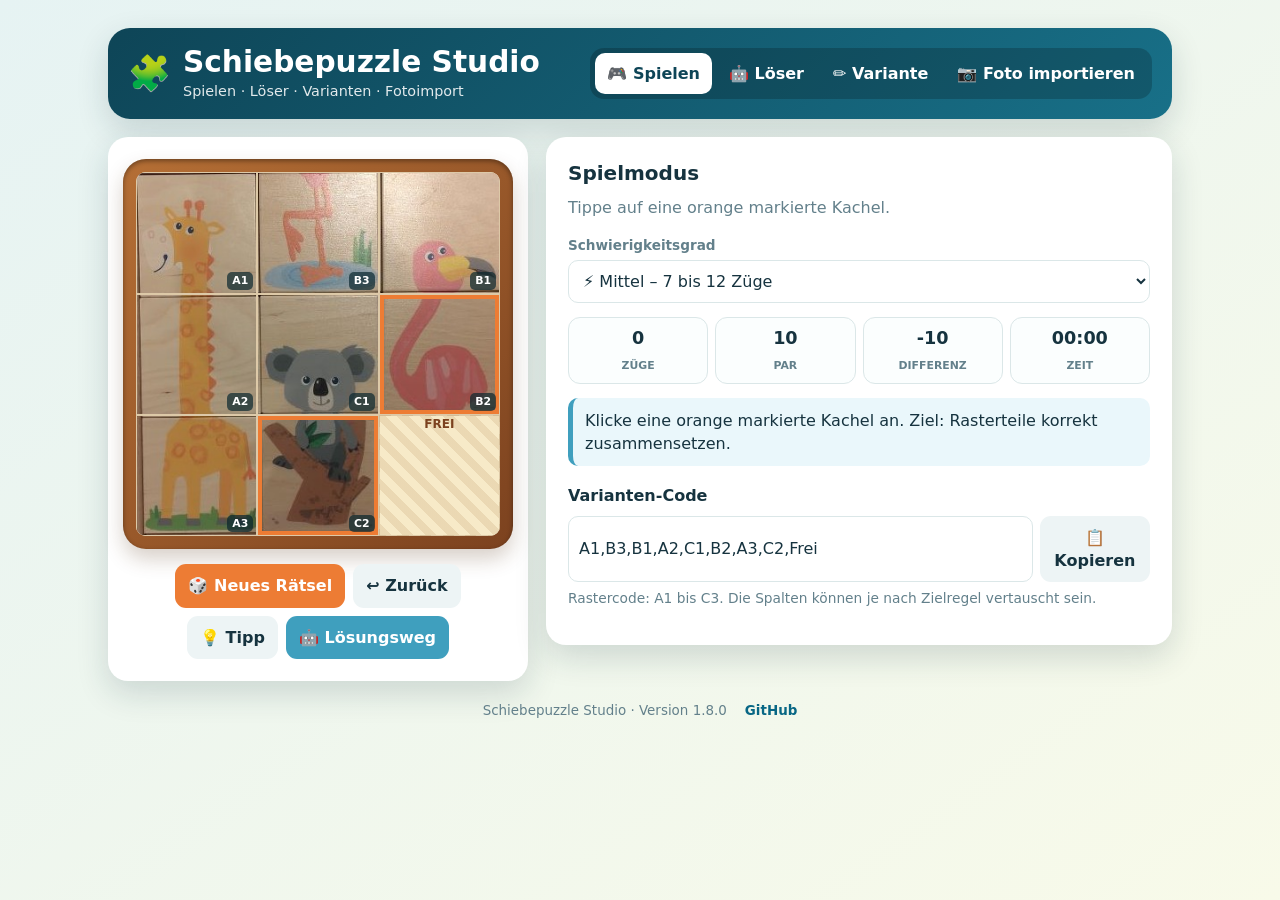
<file: index.html>
<!DOCTYPE html>
<html lang="de">
<head>
  <meta charset="UTF-8">
  <meta name="viewport" content="width=device-width, initial-scale=1, viewport-fit=cover">
  <meta name="theme-color" content="#155a6b">
  <link rel="manifest" href="manifest.webmanifest">
  <link rel="icon" href="data:image/svg+xml,%3Csvg xmlns='http://www.w3.org/2000/svg' viewBox='0 0 64 64'%3E%3Ctext y='52' font-size='52'%3E%F0%9F%A7%A9%3C/text%3E%3C/svg%3E">
  <link rel="stylesheet" href="styles.css">
  <title>Schiebepuzzle Studio</title>
</head>
<body>
  <div class="app-shell">
    <header class="app-header">
      <div class="brand"><span class="brand-icon">🧩</span><div><h1>Schiebepuzzle Studio</h1><p>Spielen · Löser · Varianten · Fotoimport</p></div></div>
      <nav class="tabbar"><button class="tab active" data-page="play">🎮 Spielen</button><button class="tab" data-page="solver">🤖 Löser</button><button class="tab" data-page="editor">✏️ Variante</button><button class="tab" data-page="import">📷 Foto importieren</button></nav>
    </header>
    <main>
      <section class="page active" id="play"><div class="page-grid"><section class="card board-card"><div class="wood-frame"><div class="puzzle-board" id="game"></div></div><div class="button-row"><button id="random" class="button accent">🎲 Neues Rätsel</button><button id="undo" class="button secondary">↩ Zurück</button><button id="hint" class="button secondary">💡 Tipp</button><button id="toSolver" class="button primary">🤖 Lösungsweg</button></div></section><section class="card panel-card"><h2>Spielmodus</h2><p class="intro">Tippe auf eine orange markierte Kachel.</p><label class="field-label" for="level">Schwierigkeitsgrad</label><select id="level" class="select"><option value="3,6">🌱 Leicht – 3 bis 6 Züge</option><option value="7,12" selected>⚡ Mittel – 7 bis 12 Züge</option><option value="13,24">🔥 Schwer – 13 bis 24 Züge</option></select><div class="metrics"><div class="metric"><b id="moves">0</b><span>Züge</span></div><div class="metric"><b id="par">0</b><span>Par</span></div><div class="metric"><b id="delta">0</b><span>Differenz</span></div><div class="metric"><b id="time">00:00</b><span>Zeit</span></div></div><div id="notice" class="notice info" role="status" aria-live="polite"></div><h3>Varianten-Code</h3><div class="input-row"><input id="code" readonly><button id="copy" class="button secondary">📋 Kopieren</button></div><p class="small">Rastercode: A1 bis C3. Die Spalten können je nach Zielregel vertauscht sein.</p></section></div></section>
      <section class="page" id="solver"><div class="page-grid"><section class="card board-card"><div class="wood-frame"><div class="puzzle-board" id="solveBoard"></div></div><div class="button-row"><button id="first" class="button secondary">⏮ Start</button><button id="back" class="button secondary">◀ Zurück</button><button id="next" class="button primary">Weiter ▶</button></div></section><section class="card panel-card"><h2>Automatischer Löser</h2><div id="solveStatus" class="notice info">Bereit zur Analyse.</div><ol id="steps" class="steps"></ol><button id="solve" class="button accent full">Optimale Lösung berechnen</button></section></div></section>
      <section class="page" id="editor"><div class="page-grid"><section class="card board-card"><div class="wood-frame"><div class="puzzle-board" id="edit"></div></div><div class="button-row"><button id="photoStart" class="button secondary">📷 Foto-Start</button><button id="clear" class="button danger">🧹 Leeren</button><button id="playEdited" class="button primary">🎮 Spielen</button></div></section><section class="card panel-card"><h2>Eigene Variante</h2><p class="intro">Ein Feldcode auswählen und dann ein Feld antippen.</p><div id="palette" class="palette"></div><div id="valid" class="notice warn"></div><h3>Code laden</h3><div class="input-row"><input id="codeLoad" placeholder="A1,C3,B1,A2,C1,B2,A3,C2,Frei"><button id="load" class="button primary">Laden</button></div><h3>Varianten speichern</h3><div class="input-row"><input id="saveName" placeholder="Name der Variante"><button id="save" class="button secondary">Speichern</button></div><div class="input-row"><select id="saved" class="select"></select><button id="loadSaved" class="button secondary">Öffnen</button><button id="delete" class="button danger">Löschen</button></div></section></div></section>
      <section class="page" id="import"><section class="card import-card"><h2>📷 Foto importieren</h2><p class="intro">Die Verarbeitung passiert lokal. Lege das gelbe 3×3-Raster exakt über den Puzzlebereich.</p><div class="button-row"><label class="button primary file-button">🖼 Bild auswählen<input id="imageInput" type="file" accept="image/*" hidden></label><label class="button accent file-button">📸 Kamera<input id="cameraInput" type="file" accept="image/*" capture="environment" hidden></label><button id="useDefault" class="button secondary">🦒 Standardbilder verwenden</button><button id="resetCrop" class="button secondary">↺ Raster</button></div><div class="import-options"><label class="field-label" for="goalRule">Zielregel</label><select id="goalRule" class="select"><option value="flexible">Spaltenreihenfolge beliebig – mehrere Objekte</option><option value="strict">Spaltenreihenfolge fest – ein großes Objekt</option></select><p class="small">Bei „beliebig“ dürfen Objektspalten vertauscht sein. Bei „fest“ muss das Bild in exakt der A1–C3-Reihenfolge gelöst werden.</p></div><div id="cropWorkspace" class="crop-workspace hidden"><div id="cropHelp" class="notice info">Mitte ziehen zum Verschieben. Eckgriffe zum Skalieren.</div><div id="cropStage" class="crop-stage"><img id="sourceImage" alt="Importiertes Foto"><div id="cropOverlay" class="crop-overlay"><div class="crop-grid"><i></i><i></i><i></i><i></i><i></i><i></i><i></i><i></i><i></i></div><span class="handle nw" data-handle="nw"></span><span class="handle ne" data-handle="ne"></span><span class="handle sw" data-handle="sw"></span><span class="handle se" data-handle="se"></span></div></div><p id="cropDetails" class="small"></p><div class="button-row"><button id="cutTiles" class="button accent">✂️ 9 Teile ausschneiden</button></div></div><div id="importResults" class="import-results hidden"><h3>Kacheln zuordnen</h3><p class="small">Wähle eine Rolle. Bereits vergebene Rollen werden automatisch getauscht.</p><div class="import-mode"><button id="roleMode" class="button primary active-mode">🏷 Rollen wählen</button><button id="sortMode" class="button secondary">↕️ Gelöst sortieren</button></div><div id="roleHelp" class="notice info">Wähle für jede Kachel die passende Rasterrolle A1–C3 oder Frei.</div><div id="sortHelp" class="notice info hidden">Sortiere die Kacheln direkt in die gelöste 3×3-Reihenfolge.</div><div id="cutPreview" class="cut-preview"></div><div id="sortBoard" class="sort-board hidden"></div><div class="button-row"><button id="applyImported" class="button green" disabled>✓ Als Puzzle übernehmen</button><button id="playImported" class="button primary" disabled>🎮 Als Spiel starten</button></div><div id="importStatus" class="notice warn"></div></div></section></section>
    </main><footer class="site-footer"><span>Schiebepuzzle Studio · Version 1.8.0</span><a href="https://github.com/basecore/tier-schiebepuzzle-studio">GitHub</a></footer>
  </div><div id="successModal" class="modal hidden"><div class="modal-content"><div class="modal-icon">🎉</div><h2>Geschafft!</h2><p class="modal-stats"><span id="modalMoves">0</span> Züge<br><span id="modalPar">0</span> Par<br><span id="modalTime">00:00</span> Zeit</p><div class="button-row"><button id="modalNew" class="button accent">🎲 Neues Rätsel</button><button id="modalClose" class="button secondary">Schließen</button></div></div></div>
  <script src="puzzle-engine.js"></script><script src="storage.js"></script><script src="image-import.js"></script><script src="app.js"></script>
</body></html>
</file>
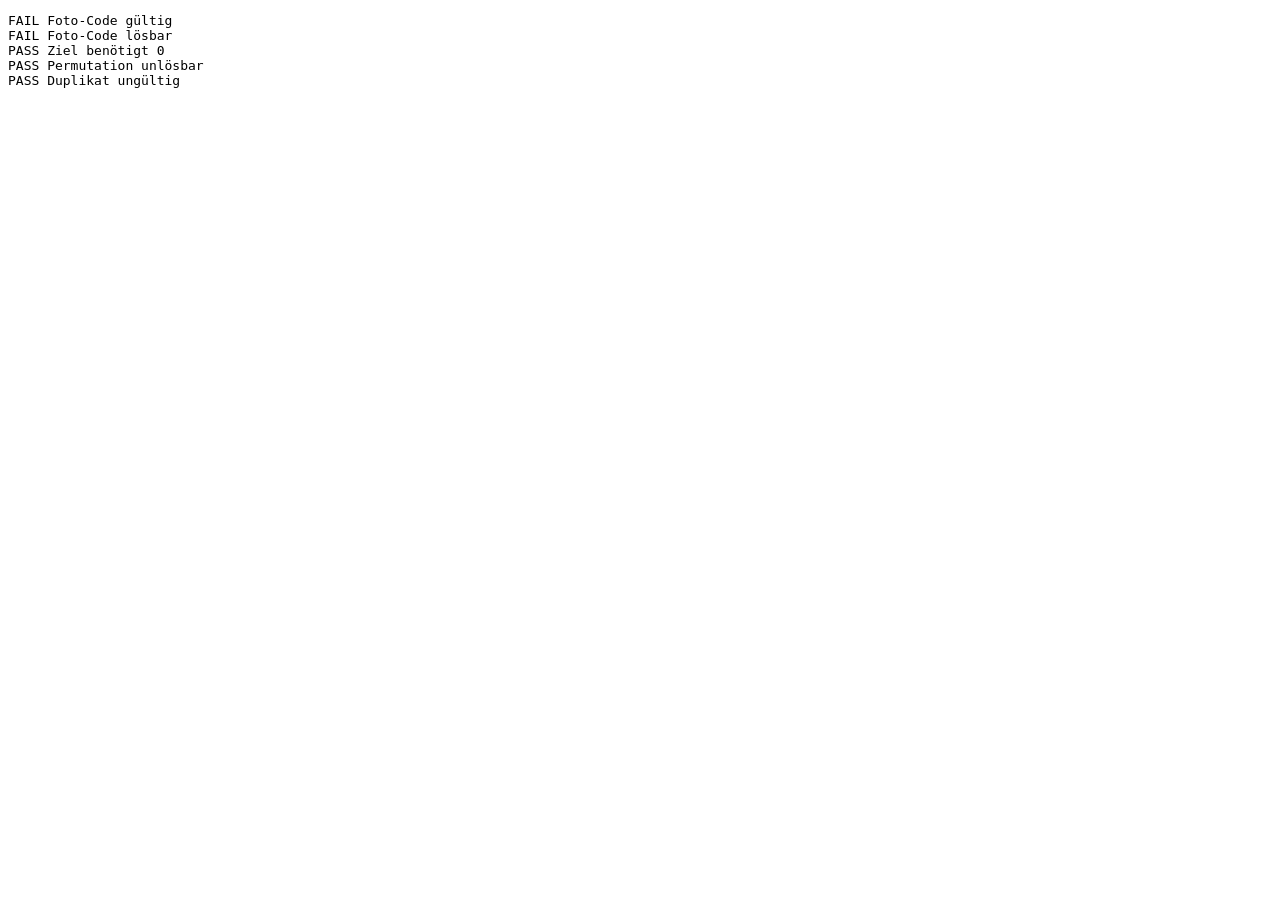
<file: tests/test.html>
<!doctype html><meta charset="utf-8"><pre id="o"></pre><script src="../puzzle-engine.js"></script><script>let o=[];let ok=(v,n)=>o.push((v?'PASS ':'FAIL ')+n),s=['G1','F3','F1','G2','K1','F2','G3','K2','.'];ok(Engine.valid(s),'Foto-Code gültig');ok(Engine.possible(s),'Foto-Code lösbar');ok(Engine.solve(Engine.goal).path.length===0,'Ziel benötigt 0');let u=s.slice();[u[0],u[1]]=[u[1],u[0]];ok(!Engine.possible(u),'Permutation unlösbar');ok(!Engine.valid(['G1','G1','F1','G2','K1','F2','G3','K2','.']),'Duplikat ungültig');document.querySelector('#o').textContent=o.join('\n')</script>
</file>
<file: styles.css>
:root{--ink:#16333f;--deep:#0e4557;--sky:#3f9fbe;--orange:#ed7c34;--green:#279867;--red:#c74343;--cream:#f9f0d7;--wood:#b56f35;--wood-dark:#7c421f;--line:#dbe7e8;--muted:#63808b;--shadow:0 12px 32px rgba(20,51,63,.16)}*{box-sizing:border-box}body{margin:0;min-height:100vh;color:var(--ink);background:linear-gradient(145deg,#e6f3f3,#f8fae9);font:16px/1.45 system-ui,-apple-system,BlinkMacSystemFont,"Segoe UI",Roboto,sans-serif;-webkit-text-size-adjust:100%}button,input,select{font:inherit}button{cursor:pointer}.app-shell{width:min(1120px,100%);margin:0 auto;padding:clamp(10px,3vw,28px)}.app-header{display:flex;align-items:center;justify-content:space-between;gap:16px;flex-wrap:wrap;padding:18px 20px;border-radius:22px;color:#fff;background:linear-gradient(135deg,var(--deep),#187088);box-shadow:var(--shadow)}.brand{display:flex;align-items:center;gap:12px}.brand-icon{font-size:2.15rem}h1,h2,h3,p{margin-top:0}h1{margin-bottom:2px;font-size:clamp(1.3rem,3vw,1.85rem);line-height:1.1}h2{margin-bottom:8px;font-size:1.25rem}h3{margin:18px 0 8px;font-size:1rem}.brand p{margin:0;font-size:.9rem;opacity:.88}.tabbar{display:flex;gap:5px;padding:5px;border-radius:14px;background:#0003;overflow-x:auto;max-width:100%}.tab{white-space:nowrap;padding:9px 12px;color:#fff;border:0;border-radius:10px;background:transparent;font-weight:800}.tab.active{color:var(--deep);background:#fff}.page{display:none;margin-top:18px}.page.active{display:block}.page-grid{display:grid;grid-template-columns:minmax(290px,420px) minmax(0,1fr);gap:18px;align-items:start}.card{padding:clamp(14px,2.4vw,22px);border-radius:20px;background:#fff;box-shadow:var(--shadow)}.board-card{display:flex;flex-direction:column;align-items:center;gap:15px}.wood-frame{width:min(92vw,390px);aspect-ratio:1;padding:13px;border-radius:23px;background:linear-gradient(135deg,var(--wood),var(--wood-dark));box-shadow:inset 0 2px 5px #0006,0 10px 20px #5534143b}.puzzle-board{width:100%;height:100%;display:grid;grid-template:repeat(3,1fr)/repeat(3,1fr);overflow:hidden;border-radius:10px;background:var(--cream);box-shadow:inset 0 2px 7px #4c2a1140}.tile{position:relative;display:grid;place-items:stretch;overflow:hidden;padding:0;border:1px solid #6e411c30;background:#f6e9c9;min-width:0;min-height:0}.tile img{display:block;width:100%;height:100%;object-fit:cover;pointer-events:none}.tile .tile-code{position:absolute;right:3px;bottom:3px;z-index:2;padding:1px 5px;border-radius:5px;color:#fff;background:#08252db0;font-size:.68rem;font-weight:800}.tile.empty{color:var(--wood-dark);background:repeating-linear-gradient(45deg,#995f2821 0 8px,transparent 8px 16px),#f7eac8;font-size:.75rem;font-weight:800}.tile.movable{outline:4px solid var(--orange);outline-offset:-5px;z-index:3}.tile.suggested{outline:5px solid #ffe05c;outline-offset:-6px;z-index:4;animation:pulse 1s infinite alternate}@keyframes pulse{to{filter:brightness(1.12)}}.button-row{display:flex;width:100%;justify-content:center;flex-wrap:wrap;gap:8px}.button{padding:10px 13px;border:0;border-radius:11px;color:#fff;background:var(--deep);font-weight:800}.button:disabled{opacity:.45;cursor:not-allowed}.button.primary{background:var(--sky)}.button.accent{background:var(--orange)}.button.secondary{color:var(--ink);background:#edf4f5}.button.danger{color:#9b2c2c;background:#ffe4e4}.button.green{background:var(--green)}.button.full{width:100%;margin-top:14px}.intro,.small{color:var(--muted)}.small{font-size:.86rem}.field-label{display:block;margin:13px 0 5px;font-size:.85rem;font-weight:800;color:var(--muted)}.select,input{width:100%;min-width:0;padding:10px;border:1px solid var(--line);border-radius:10px;color:var(--ink);background:#fff}.metrics{display:grid;grid-template-columns:repeat(4,1fr);gap:7px;margin:14px 0}.metric{padding:8px 4px;border:1px solid var(--line);border-radius:12px;background:#fbfefe;text-align:center}.metric b{display:block;font-size:1.1rem}.metric span{color:var(--muted);font-size:.68rem;font-weight:800;text-transform:uppercase}.notice{margin:12px 0;padding:11px 12px;border-left:5px solid var(--sky);border-radius:10px;background:#eaf7fb}.notice.ok{border-color:var(--green);background:#e8f8ef}.notice.bad{border-color:var(--red);background:#ffeded}.notice.warn{border-color:#df9f1a;background:#fff6dd}.input-row{display:flex;gap:7px;margin:7px 0}.input-row .select{flex:1}.steps{max-height:360px;margin:12px 0;padding:0;overflow:auto;border:1px solid var(--line);border-radius:12px;list-style-position:inside}.steps li{padding:10px;border-bottom:1px solid var(--line);cursor:pointer}.steps li:last-child{border:0}.steps li.active,.steps li:hover{color:#075a75;background:#e9f8ff}.palette{display:grid;grid-template-columns:repeat(5,1fr);gap:8px}.palette .tile{aspect-ratio:1;border:3px solid transparent;border-radius:9px}.palette .tile.selected{border-color:var(--orange);box-shadow:0 0 0 3px #ed7c343d}.import-card{max-width:1000px;margin:0 auto}.file-button{position:relative;display:inline-flex;align-items:center}.crop-workspace{margin-top:18px}.hidden{display:none!important}.crop-stage{position:relative;width:100%;overflow:hidden;background:#172a30;touch-action:none;user-select:none}.crop-stage img{display:block;width:100%;height:auto;pointer-events:none}.crop-overlay{position:absolute;z-index:5;border:3px solid #ffe05c;cursor:grab;box-shadow:0 0 0 9999px #0007;touch-action:none}.crop-overlay.dragging{cursor:grabbing}.crop-grid{position:absolute;inset:0;display:grid;grid-template:repeat(3,1fr)/repeat(3,1fr);pointer-events:none}.crop-grid i{border:1px solid #ffffffe8}.handle{position:absolute;z-index:5;width:26px;height:26px;border:3px solid #fff;border-radius:50%;background:var(--orange);box-shadow:0 2px 6px #0007;touch-action:none}.handle.nw{left:-14px;top:-14px}.handle.ne{right:-14px;top:-14px}.handle.sw{bottom:-14px;left:-14px}.handle.se{right:-14px;bottom:-14px}.import-results{margin-top:20px}.import-mode{display:flex;gap:8px;margin:12px 0}.import-mode .button.active-mode{outline:3px solid #075a75}.cut-preview,.sort-board{display:grid;grid-template-columns:repeat(3,minmax(0,1fr));gap:8px;width:min(100%,520px);margin:14px auto}.cut-card{overflow:hidden;border:1px solid var(--line);border-radius:10px;background:#f7fbfb}.cut-card img{display:block;width:100%;aspect-ratio:1;object-fit:cover}.cut-card select{margin:6px;width:calc(100% - 12px);padding:7px;font-size:clamp(.62rem,2.5vw,.85rem)}.sort-slot{position:relative;aspect-ratio:1;display:grid;place-items:center;overflow:hidden;border:3px dashed var(--line);border-radius:10px;background:#f7fbfb;color:var(--muted);font-size:.68rem;font-weight:800;text-align:center;cursor:pointer;padding:4px}.sort-slot.selected{border-color:var(--orange);background:#fff2e8}.sort-slot img{width:100%;height:100%;object-fit:cover}.sort-slot .slot-label{position:absolute;left:3px;bottom:3px;padding:2px 4px;border-radius:4px;color:#fff;background:#08252db0;font-size:clamp(.52rem,2.2vw,.68rem);line-height:1.1}.sort-available{grid-column:1/-1;display:grid;grid-template-columns:repeat(3,1fr);gap:8px;padding:10px;border:1px dashed var(--line);border-radius:10px}.sort-available::before{content:'Verfügbare Kacheln';grid-column:1/-1;color:var(--muted);font-size:.8rem;font-weight:800}.site-footer{display:flex;justify-content:center;flex-wrap:wrap;gap:8px 18px;padding:20px 8px 6px;color:var(--muted);font-size:.84rem;text-align:center}.site-footer a{color:#086785;font-weight:800;text-decoration:none}.modal{position:fixed;inset:0;z-index:100;display:flex;align-items:center;justify-content:center;background:#0008;touch-action:none}.modal-content{background:#fff;padding:clamp(24px,5vw,40px);border-radius:24px;max-width:min(420px,92vw);text-align:center;box-shadow:0 20px 60px #0006}.modal-icon{font-size:4.5rem;margin-bottom:12px}.modal-content h2{font-size:1.85rem;margin:0 0 16px}.modal-stats{font-size:1.1rem;color:var(--muted);margin:0 0 24px;line-height:1.8}.modal-stats span{font-weight:800;color:var(--deep)}@media(max-width:790px){.app-shell{padding:10px}.app-header{padding:14px;border-radius:16px}.tabbar{width:100%}.tab{flex:1;padding:9px 7px;font-size:.78rem}.page{margin-top:10px}.page-grid{grid-template-columns:1fr;gap:10px}.card{border-radius:16px}.button-row .button{flex:1;min-width:110px}.metric b{font-size:1rem}.cut-preview,.sort-board{width:100%;gap:6px}.cut-card select{font-size:.65rem;padding:5px;margin:4px;width:calc(100% - 8px)}.sort-slot{font-size:.56rem}.import-mode .button{font-size:.78rem;padding:9px 7px}}
</file>
